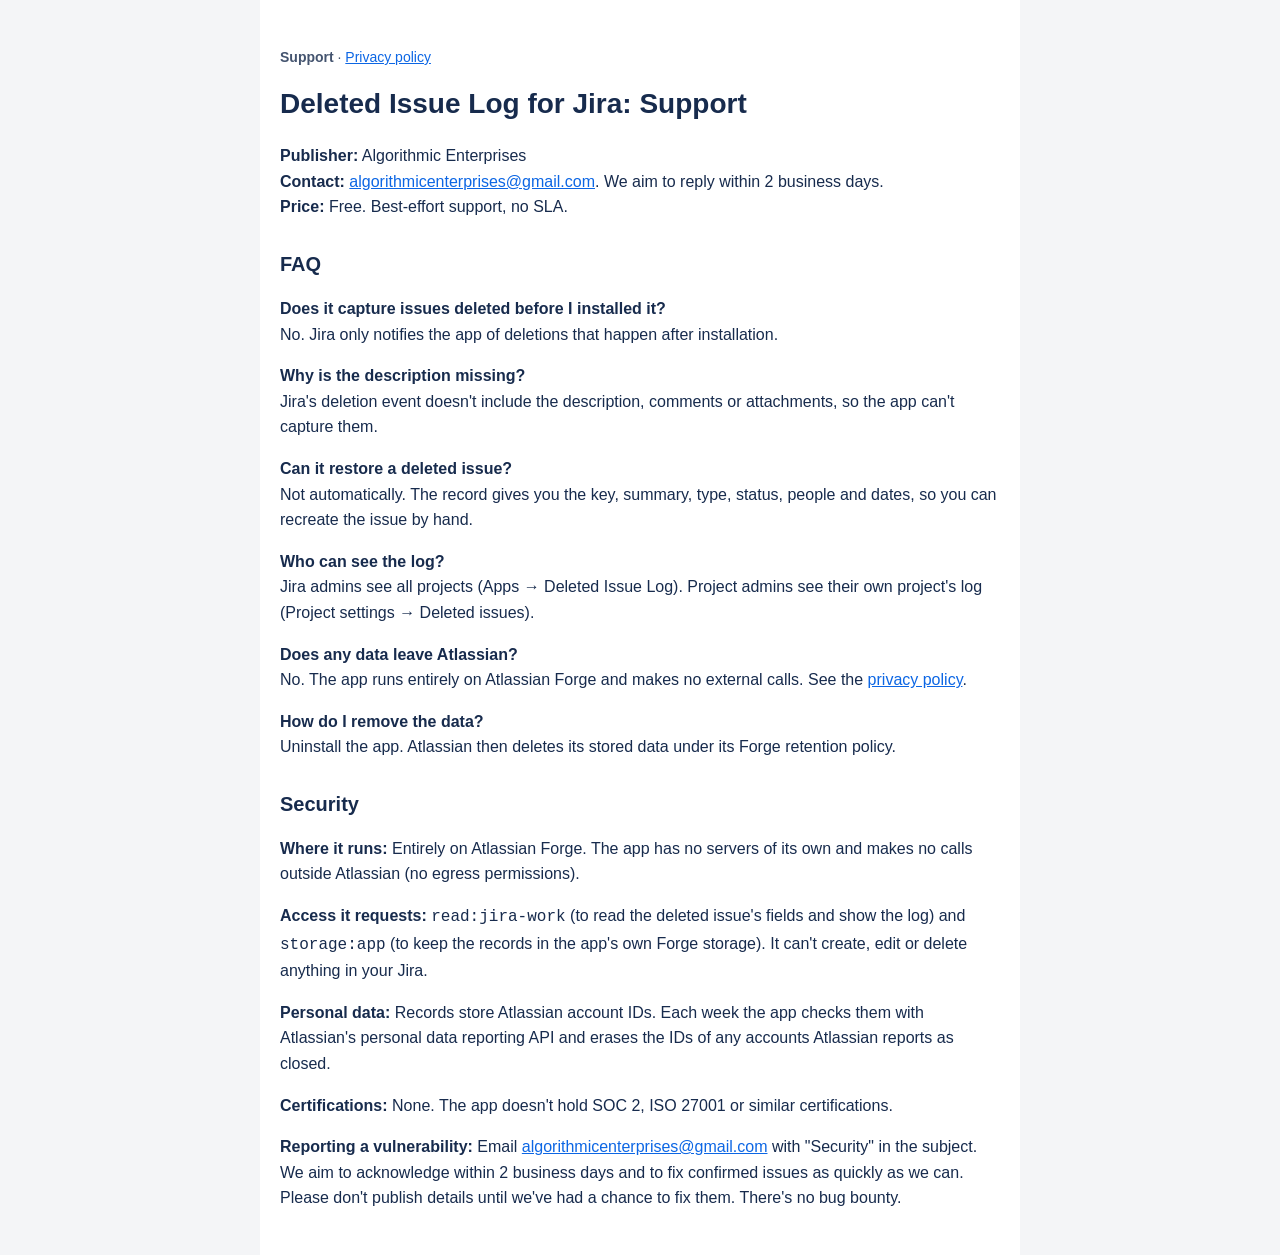
<file: index.html>
<!doctype html>
<html lang="en"><head><meta charset="utf-8"><meta name="viewport" content="width=device-width,initial-scale=1">
<title>Deleted Issue Log for Jira: Support</title>
<link rel="stylesheet" href="style.css"></head><body><main>
<p class="nav"><strong>Support</strong> · <a href="privacy.html">Privacy policy</a></p>
<h1>Deleted Issue Log for Jira: Support</h1>
<p><strong>Publisher:</strong> Algorithmic Enterprises<br>
<strong>Contact:</strong> <a href="mailto:algorithmicenterprises@gmail.com">algorithmicenterprises@gmail.com</a>. We aim to reply within 2 business days.<br>
<strong>Price:</strong> Free. Best-effort support, no SLA.</p>

<h2>FAQ</h2>
<p><strong>Does it capture issues deleted before I installed it?</strong><br>No. Jira only notifies the app of deletions that happen after installation.</p>
<p><strong>Why is the description missing?</strong><br>Jira's deletion event doesn't include the description, comments or attachments, so the app can't capture them.</p>
<p><strong>Can it restore a deleted issue?</strong><br>Not automatically. The record gives you the key, summary, type, status, people and dates, so you can recreate the issue by hand.</p>
<p><strong>Who can see the log?</strong><br>Jira admins see all projects (Apps → Deleted Issue Log). Project admins see their own project's log (Project settings → Deleted issues).</p>
<p><strong>Does any data leave Atlassian?</strong><br>No. The app runs entirely on Atlassian Forge and makes no external calls. See the <a href="privacy.html">privacy policy</a>.</p>
<p><strong>How do I remove the data?</strong><br>Uninstall the app. Atlassian then deletes its stored data under its Forge retention policy.</p>

<h2 id="security">Security</h2>
<p><strong>Where it runs:</strong> Entirely on Atlassian Forge. The app has no servers of its own and makes no calls outside Atlassian (no egress permissions).</p>
<p><strong>Access it requests:</strong> <code>read:jira-work</code> (to read the deleted issue's fields and show the log) and <code>storage:app</code> (to keep the records in the app's own Forge storage). It can't create, edit or delete anything in your Jira.</p>
<p><strong>Personal data:</strong> Records store Atlassian account IDs. Each week the app checks them with Atlassian's personal data reporting API and erases the IDs of any accounts Atlassian reports as closed.</p>
<p><strong>Certifications:</strong> None. The app doesn't hold SOC 2, ISO 27001 or similar certifications.</p>
<p><strong>Reporting a vulnerability:</strong> Email <a href="mailto:algorithmicenterprises@gmail.com">algorithmicenterprises@gmail.com</a> with "Security" in the subject. We aim to acknowledge within 2 business days and to fix confirmed issues as quickly as we can. Please don't publish details until we've had a chance to fix them. There's no bug bounty.</p>
</main></body></html>
</file>
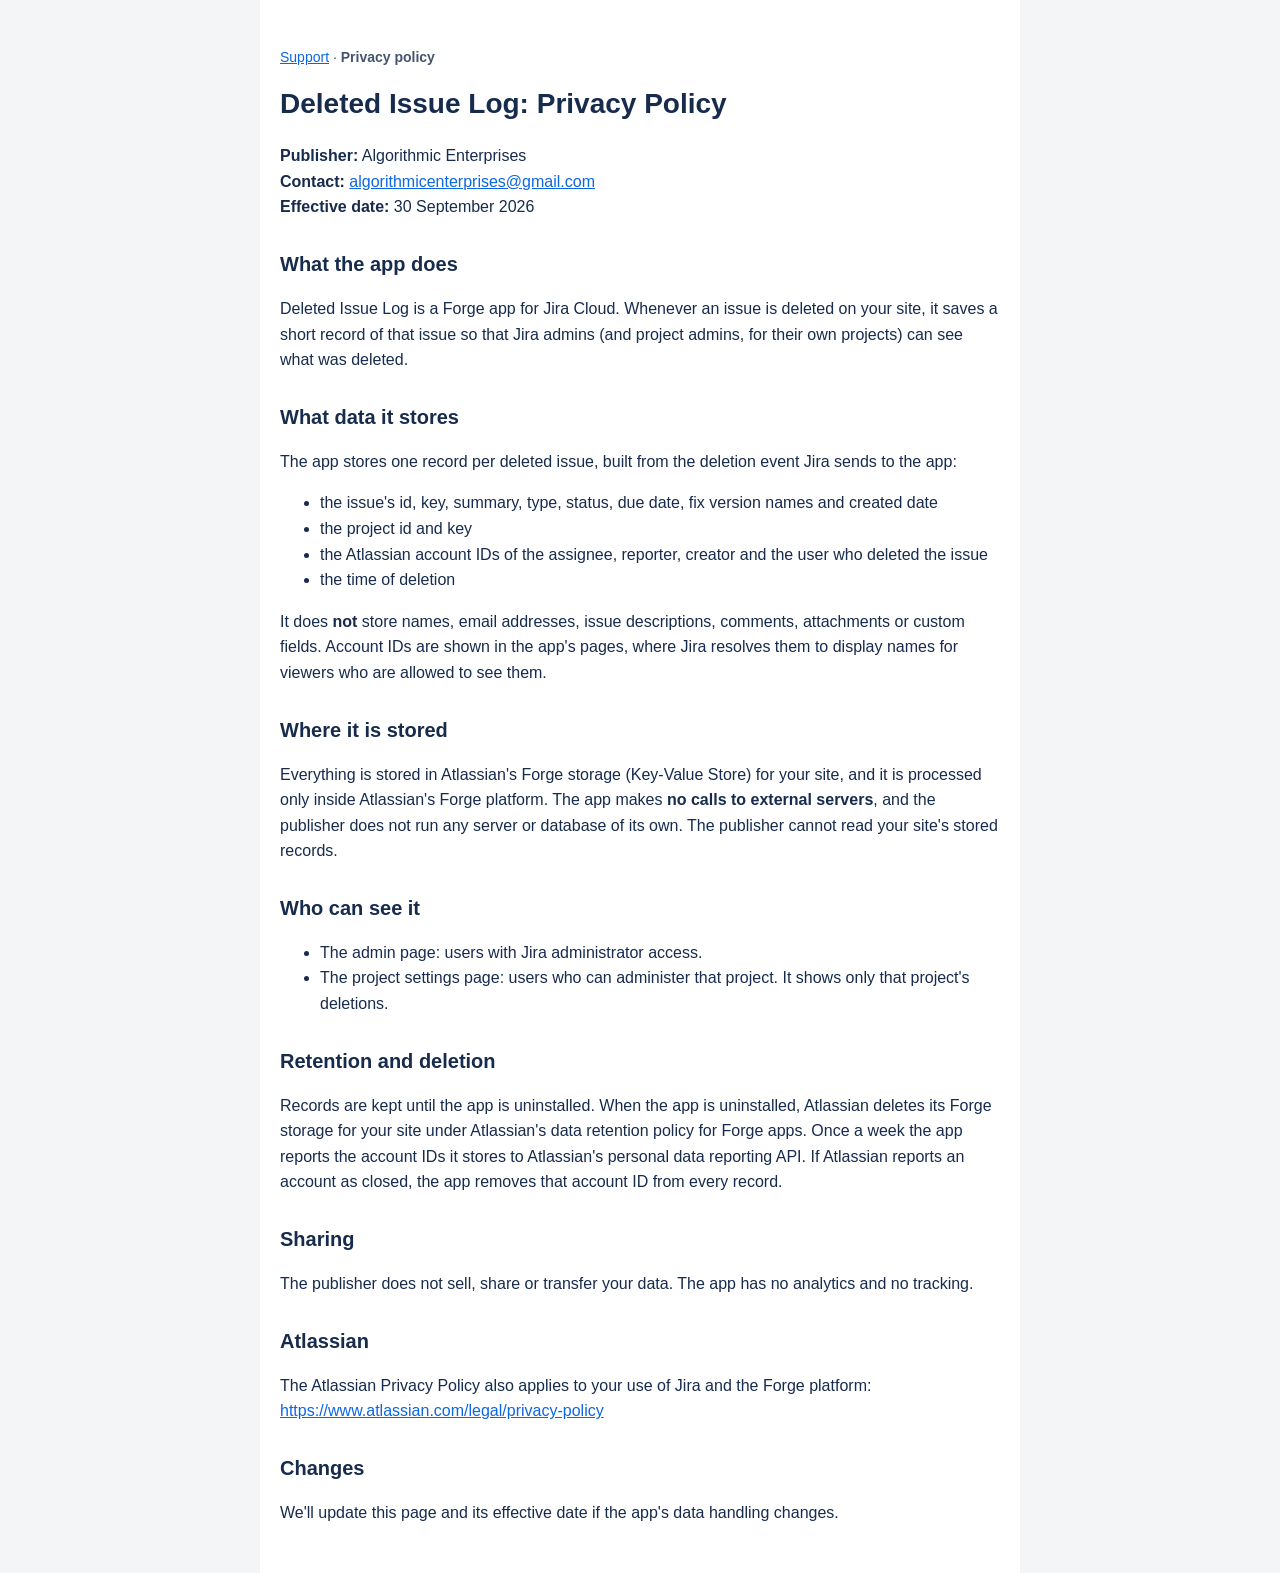
<file: privacy.html>
<!doctype html>
<html lang="en"><head><meta charset="utf-8"><meta name="viewport" content="width=device-width,initial-scale=1">
<title>Deleted Issue Log for Jira: Privacy Policy</title>
<link rel="stylesheet" href="style.css"></head><body><main>
<p class="nav"><a href="index.html">Support</a> · <strong>Privacy policy</strong></p>
<h1>Deleted Issue Log: Privacy Policy</h1>
<p><strong>Publisher:</strong> Algorithmic Enterprises<br>
<strong>Contact:</strong> <a href="mailto:algorithmicenterprises@gmail.com">algorithmicenterprises@gmail.com</a><br>
<strong>Effective date:</strong> 30 September 2026</p>

<h2>What the app does</h2>
<p>Deleted Issue Log is a Forge app for Jira Cloud. Whenever an issue is deleted on your site, it saves a short record of that issue so that Jira admins (and project admins, for their own projects) can see what was deleted.</p>

<h2>What data it stores</h2>
<p>The app stores one record per deleted issue, built from the deletion event Jira sends to the app:</p>
<ul>
<li>the issue's id, key, summary, type, status, due date, fix version names and created date</li>
<li>the project id and key</li>
<li>the Atlassian account IDs of the assignee, reporter, creator and the user who deleted the issue</li>
<li>the time of deletion</li>
</ul>
<p>It does <strong>not</strong> store names, email addresses, issue descriptions, comments, attachments or custom fields. Account IDs are shown in the app's pages, where Jira resolves them to display names for viewers who are allowed to see them.</p>

<h2>Where it is stored</h2>
<p>Everything is stored in Atlassian's Forge storage (Key-Value Store) for your site, and it is processed only inside Atlassian's Forge platform. The app makes <strong>no calls to external servers</strong>, and the publisher does not run any server or database of its own. The publisher cannot read your site's stored records.</p>

<h2>Who can see it</h2>
<ul>
<li>The admin page: users with Jira administrator access.</li>
<li>The project settings page: users who can administer that project. It shows only that project's deletions.</li>
</ul>

<h2>Retention and deletion</h2>
<p>Records are kept until the app is uninstalled. When the app is uninstalled, Atlassian deletes its Forge storage for your site under Atlassian's data retention policy for Forge apps. Once a week the app reports the account IDs it stores to Atlassian's personal data reporting API. If Atlassian reports an account as closed, the app removes that account ID from every record.</p>

<h2>Sharing</h2>
<p>The publisher does not sell, share or transfer your data. The app has no analytics and no tracking.</p>

<h2>Atlassian</h2>
<p>The Atlassian Privacy Policy also applies to your use of Jira and the Forge platform: <a href="https://www.atlassian.com/legal/privacy-policy">https://www.atlassian.com/legal/privacy-policy</a></p>

<h2>Changes</h2>
<p>We'll update this page and its effective date if the app's data handling changes.</p>
</main></body></html>
</file>
<file: style.css>
body{margin:0;background:#f4f5f7;color:#172b4d;font:16px/1.6 -apple-system,"Segoe UI",Roboto,sans-serif}
main{max-width:760px;margin:0 auto;padding:32px 20px;background:#fff;min-height:100vh;box-sizing:border-box}
h1{font-size:28px;margin:8px 0 16px}
h2{font-size:20px;margin:28px 0 8px}
a{color:#0c66e4}
.nav{font-size:14px;color:#44546f}
</file>
